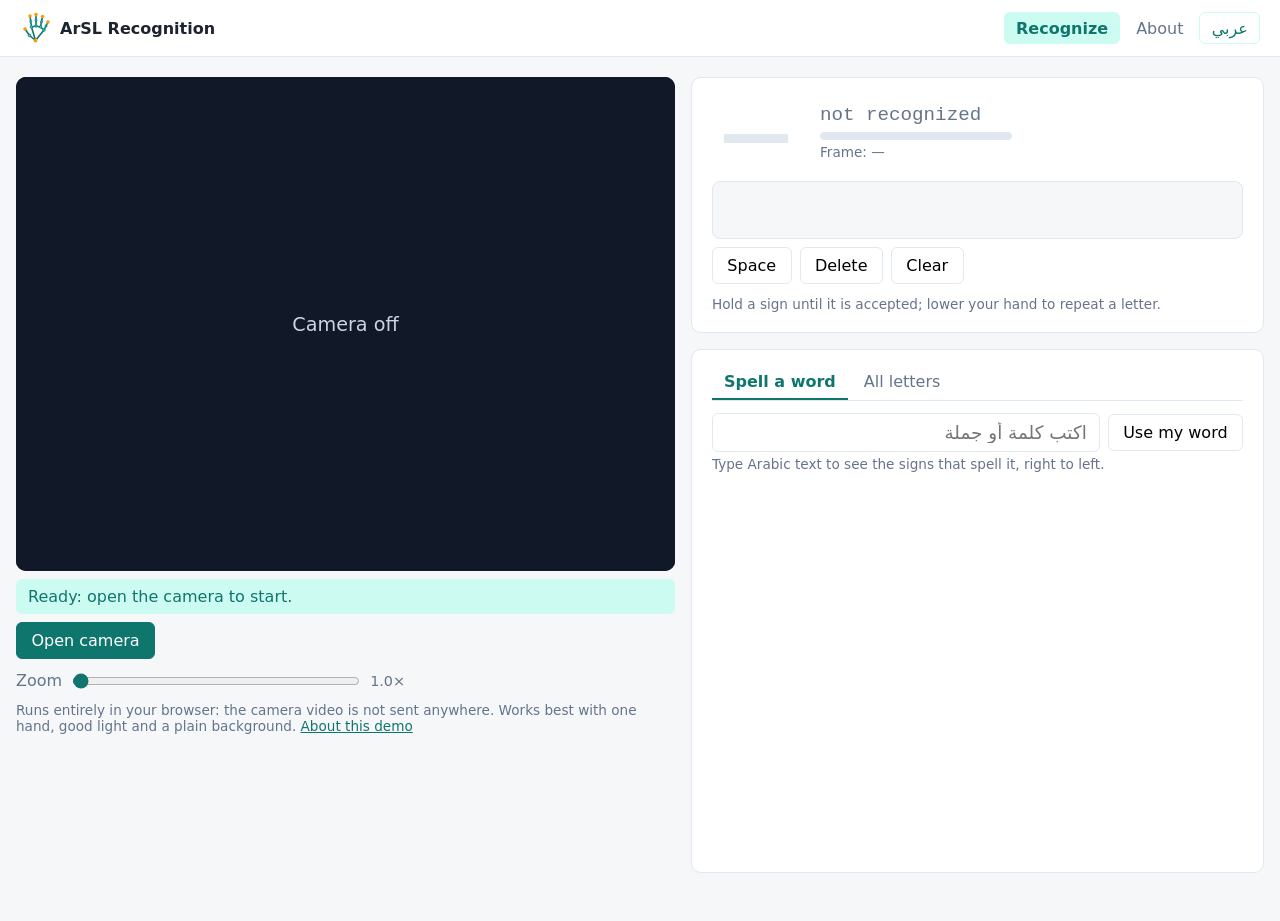
<file: index.html>
<!doctype html>
<html lang="en">
<head>
  <meta charset="utf-8">
  <meta name="viewport" content="width=device-width, initial-scale=1">
  <title data-i18n="titleRecognize">Recognize · ArSL Recognition</title>
  <link rel="icon" href="favicon.svg" type="image/svg+xml">
  <link rel="stylesheet" href="style.css">
  <link rel="stylesheet" href="web.css">
</head>
<body>
  <header class="topbar">
    <a class="brand" href="./"><img class="brand-logo" src="logo.svg" alt=""><span data-i18n="brand">ArSL Recognition</span></a>
    <nav>
      <a href="./" class="active" data-i18n="navRecognize">Recognize</a>
      <a href="about.html" data-i18n="navAbout" data-i18n-href="aboutHref">About</a>
      <button id="lang" class="lang-btn" data-i18n="otherLang">عربي</button>
    </nav>
  </header>
  <main>
<div class="rec-layout">
  <section class="rec-camera">
    <div class="video-wrap">
      <video id="video" autoplay playsinline muted></video>
      <canvas id="overlay"></canvas>
      <div id="camera-off" class="camera-off" data-i18n="cameraOff">Camera off</div>
      <div id="loading" class="loading" role="status">
        <span id="loading-text" data-i18n="loading">Loading hand tracking…</span>
        <div class="loading-track"><div id="loading-bar"></div></div>
      </div>
    </div>
    <p id="warning" class="warning" data-i18n="firstVisit">The first visit takes a bit longer; later visits are faster.</p>
    <div class="row camera-controls">
      <button id="camera-toggle" class="primary" data-i18n="openCamera">Open camera</button>
      <select id="camera" hidden><option value="" data-i18n="defaultCamera">Default camera</option></select>
    </div>
    <div class="row zoom-row">
      <label class="muted" for="zoom" data-i18n="zoom" data-i18n-title="zoomTitle" title="Digital zoom: recognize only the centre of the camera image. Helps when you stand far from the camera.">Zoom</label>
      <input id="zoom" type="range" min="1" max="3" step="0.1" value="1">
      <output id="zoom-value" for="zoom">1.0×</output>
    </div>
    <p id="error" class="error" hidden></p>
    <p class="muted small site-note"><span data-i18n="siteNote">Runs entirely in your browser: the camera video is not sent anywhere.
      Works best with one hand, good light and a plain background.</span>
      <a href="about.html" data-i18n="aboutLink" data-i18n-href="aboutHref">About this demo</a></p>
  </section>

  <section class="panel rec-output">
    <div class="result">
      <div id="result-letter" class="letter idle" dir="rtl" lang="ar">—</div>
      <div>
        <div id="result-key" class="key" data-i18n="notRecognized">not recognized</div>
        <div class="conf"><div id="conf-bar"></div></div>
        <p id="conf-text" class="muted small"></p>
        <p id="raw" class="muted small" data-i18n="frameNone">Frame: —</p>
      </div>
    </div>
    <div id="word" class="word" dir="rtl" lang="ar"></div>
    <div class="row">
      <button id="space" data-i18n="space">Space</button>
      <button id="delete" data-i18n="delete">Delete</button>
      <button id="clear" data-i18n="clear">Clear</button>
      <span class="muted small" data-i18n="holdHint">Hold a sign until it is accepted; lower your hand to repeat a letter.</span>
    </div>
  </section>

  <section class="panel rec-guide">
    <div class="tabs" role="tablist">
      <button class="tab active" data-tab="spell" role="tab" data-i18n="spellTab">Spell a word</button>
      <button class="tab" data-tab="all" role="tab" data-i18n="allTab">All letters</button>
    </div>

    <div id="tab-spell" class="tab-body">
      <div class="row">
        <input id="spell-input" dir="rtl" lang="ar" placeholder="اكتب كلمة أو جملة" autocomplete="off">
        <button id="spell-from-word" title="Spell the word you have signed so far" data-i18n="useWord" data-i18n-title="useWordTitle">Use my word</button>
      </div>
      <p id="spell-note" class="muted small" data-i18n="spellNote">Type Arabic text to see the signs that spell it, right to left.</p>
      <div id="spell-out" class="spell-out" dir="rtl"></div>
    </div>

    <div id="tab-all" class="tab-body" hidden>
      <div id="guide" class="guide"></div>
    </div>
  </section>
</div>
  </main>
  <script src="spelling.js"></script>
  <script type="module" src="app.js"></script>
</body>
</html>
</file>
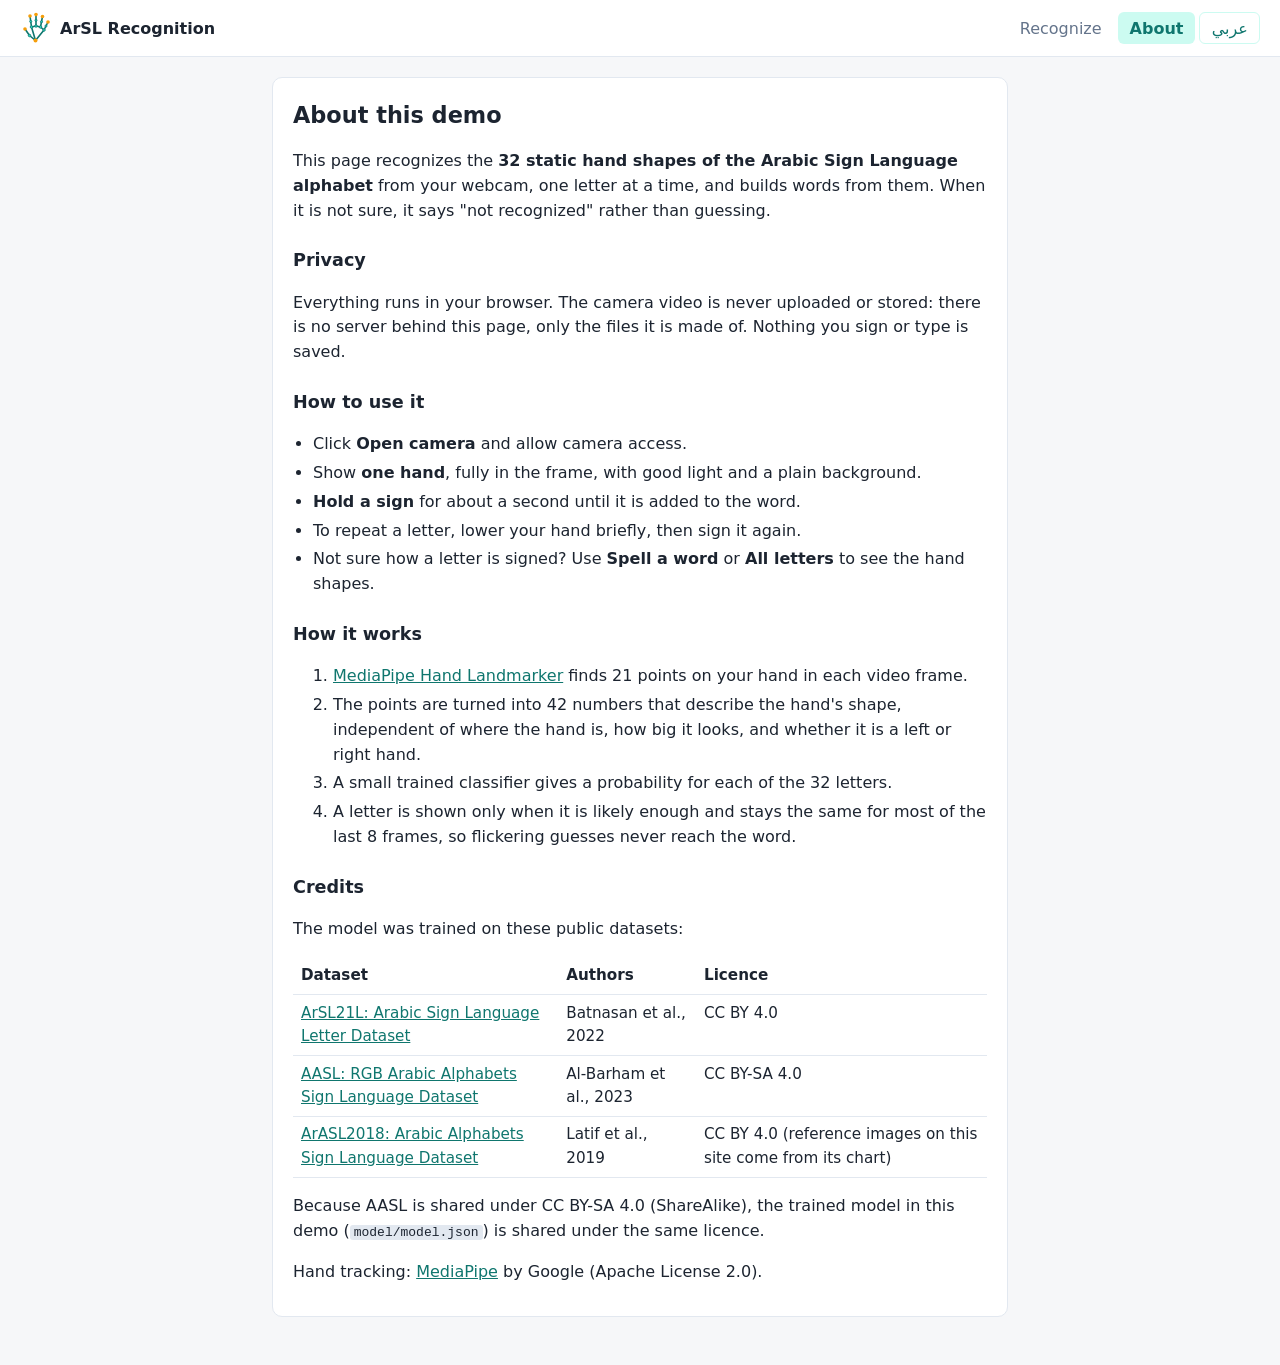
<file: about-ar.html>
<!doctype html>
<html lang="ar" dir="rtl">
<head>
  <meta charset="utf-8">
  <meta name="viewport" content="width=device-width, initial-scale=1">
  <title>حول · التعرّف على لغة الإشارة العربية</title>
  <link rel="icon" href="favicon.svg" type="image/svg+xml">
  <link rel="stylesheet" href="style.css">
  <link rel="stylesheet" href="web.css">
</head>
<body>
  <header class="topbar">
    <a class="brand" href="./"><img class="brand-logo" src="logo.svg" alt=""><span>التعرّف على لغة الإشارة</span></a>
    <nav>
      <a href="./">التعرّف</a>
      <a href="about-ar.html" class="active">حول</a>
      <button id="lang" class="lang-btn" lang="en">English</button>
    </nav>
  </header>
  <main>
  <article class="about panel">
    <h1>حول هذا العرض</h1>
    <p>تتعرّف هذه الصفحة على <strong>أشكال اليد الثابتة الاثنين والثلاثين لحروف لغة الإشارة العربية</strong>
      من كاميرا الويب لديك، حرفًا حرفًا، وتكوّن منها كلمات. وعندما لا تكون متأكدة، تعرض «لم يتم التعرّف»
      بدلًا من التخمين.</p>

    <h2>الخصوصية</h2>
    <p>يعمل كل شيء داخل متصفحك. لا يُرفَع فيديو الكاميرا ولا يُخزَّن أبدًا: لا يوجد خادم خلف هذه الصفحة،
      بل الملفات التي تتكوّن منها فقط. ولا يُحفَظ أي شيء تشير به أو تكتبه.</p>

    <h2>طريقة الاستخدام</h2>
    <ul>
      <li>انقر <strong>افتح الكاميرا</strong> واسمح بالوصول إلى الكاميرا.</li>
      <li>أظهر <strong>يدًا واحدة</strong> كاملة داخل الإطار، مع إضاءة جيدة وخلفية بسيطة.</li>
      <li><strong>ثبّت الإشارة</strong> نحو ثانية حتى تُضاف إلى الكلمة.</li>
      <li>لتكرار حرف، اخفض يدك لحظة ثم أشر به مرة أخرى.</li>
      <li>لست متأكدًا من إشارة حرف ما؟ استخدم <strong>تهجئة كلمة</strong> أو <strong>كل الحروف</strong> لرؤية أشكال اليد.</li>
    </ul>

    <h2>كيف يعمل</h2>
    <ol>
      <li>يحدّد <a href="https://ai.google.dev/edge/mediapipe/solutions/vision/hand_landmarker" lang="en">MediaPipe Hand Landmarker</a>
        إحدى وعشرين نقطة على يدك في كل إطار من الفيديو.</li>
      <li>تتحوّل هذه النقاط إلى اثنين وأربعين رقمًا تصف شكل اليد، بصرف النظر عن موضع اليد وحجمها الظاهر،
        وعمّا إذا كانت يسرى أم يمنى.</li>
      <li>يعطي مصنِّف صغير مُدرَّب احتمالًا لكل حرف من الحروف الاثنين والثلاثين.</li>
      <li>لا يُعرَض الحرف إلا إذا كان مرجّحًا بما يكفي وبقي هو نفسه في معظم الإطارات الثمانية الأخيرة،
        فلا تصل التخمينات المتذبذبة إلى الكلمة.</li>
    </ol>

    <h2>المصادر والشكر</h2>
    <p>دُرِّب النموذج على مجموعات البيانات العامة التالية:</p>
    <div class="table-scroll">
      <table>
        <tr><th>مجموعة البيانات</th><th>المؤلفون</th><th>الترخيص</th></tr>
        <tr><td><a href="https://data.mendeley.com/datasets/8hrn3bvdvk/1" lang="en" dir="ltr">ArSL21L: Arabic Sign Language Letter Dataset</a></td>
          <td lang="en" dir="ltr">Batnasan et al., 2022</td><td dir="ltr">CC BY 4.0</td></tr>
        <tr><td><a href="https://www.kaggle.com/datasets/muhammadalbrham/rgb-arabic-alphabets-sign-language-dataset" lang="en" dir="ltr">AASL: RGB Arabic Alphabets Sign Language Dataset</a></td>
          <td lang="en" dir="ltr">Al-Barham et al., 2023</td><td dir="ltr">CC BY-SA 4.0</td></tr>
        <tr><td><a href="https://data.mendeley.com/datasets/y7pckrw6z2/1" lang="en" dir="ltr">ArASL2018: Arabic Alphabets Sign Language Dataset</a></td>
          <td lang="en" dir="ltr">Latif et al., 2019</td><td><span dir="ltr">CC BY 4.0</span> (صور الإشارات المرجعية في هذا الموقع مأخوذة من لوحتها)</td></tr>
      </table>
    </div>
    <p>لأن مجموعة <span lang="en">AASL</span> منشورة بترخيص <span dir="ltr">CC BY-SA 4.0</span> (المشاركة بالمثل)، فإن
      النموذج المُدرَّب في هذا العرض (<code dir="ltr">model/model.json</code>) منشور بالترخيص نفسه.</p>
    <p>تتبّع اليد: <a href="https://github.com/google-ai-edge/mediapipe" lang="en">MediaPipe</a> من Google
      (<span dir="ltr">Apache License 2.0</span>).</p>
  </article>
  </main>
  <script type="module">
    import { lang, wireLangButton } from "./i18n.js";
    if (lang() !== "ar") location.replace("about.html");
    wireLangButton(document.getElementById("lang"), { en: "about.html", ar: "about-ar.html" });
  </script>
</body>
</html>
</file>
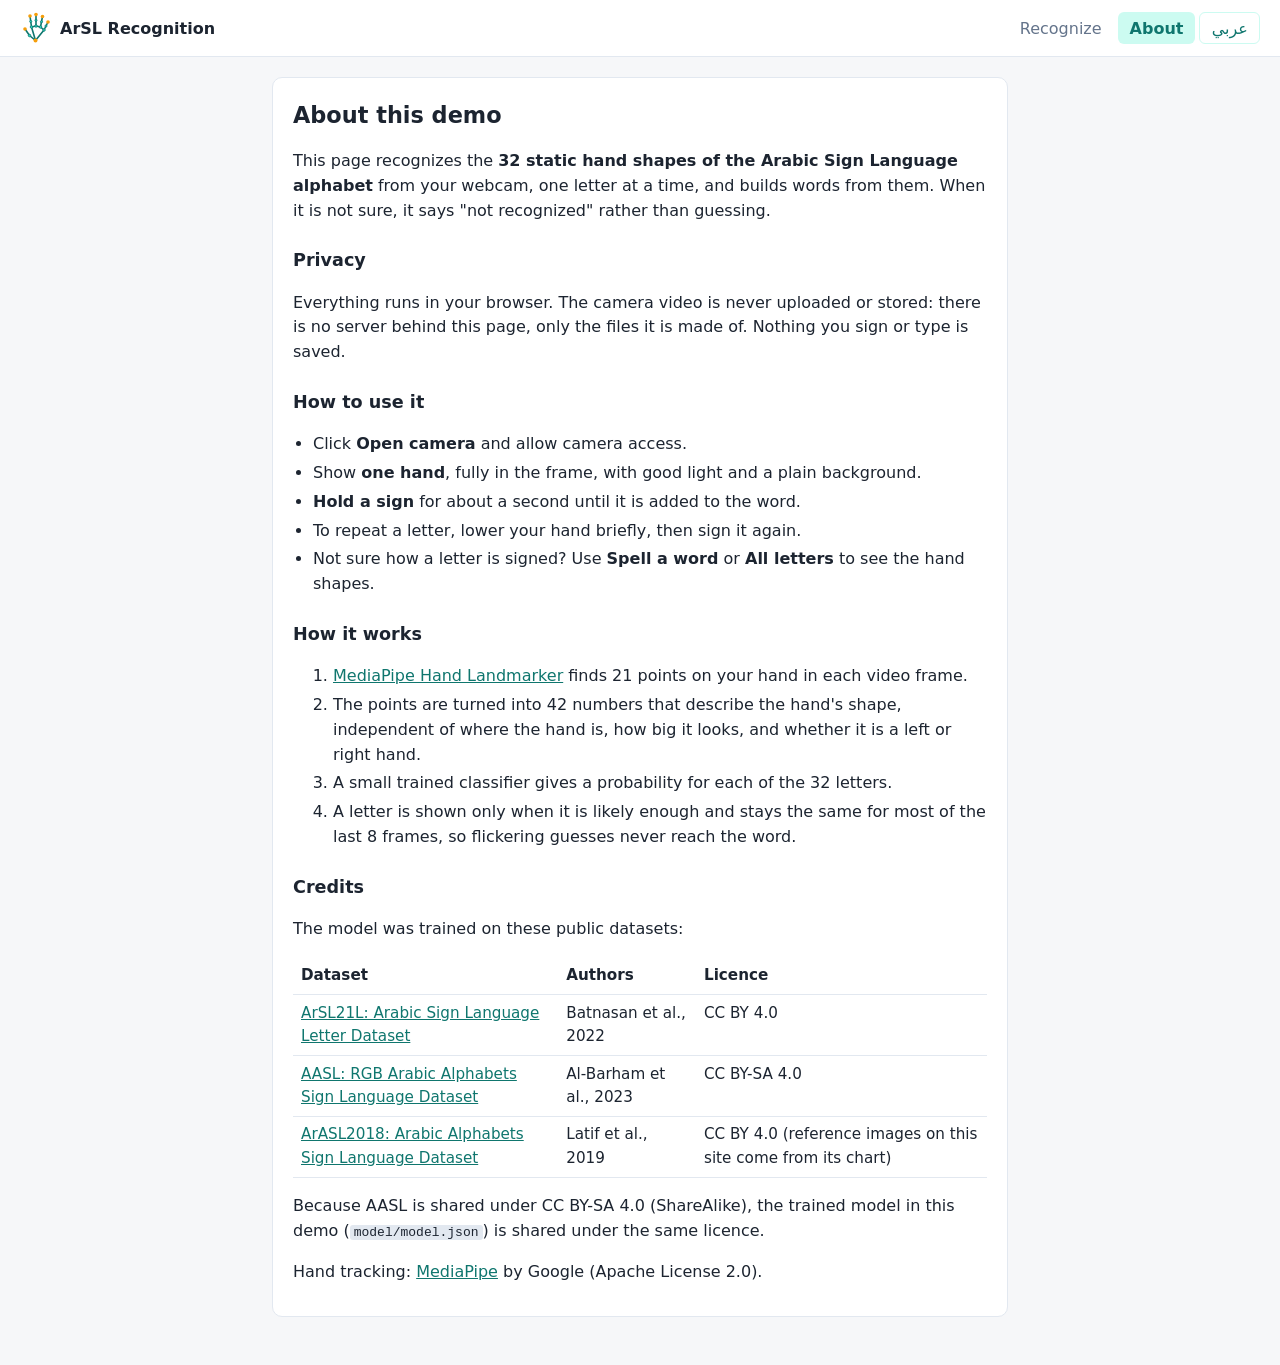
<file: about.html>
<!doctype html>
<html lang="en">
<head>
  <meta charset="utf-8">
  <meta name="viewport" content="width=device-width, initial-scale=1">
  <title>About · ArSL Recognition</title>
  <link rel="icon" href="favicon.svg" type="image/svg+xml">
  <link rel="stylesheet" href="style.css">
  <link rel="stylesheet" href="web.css">
</head>
<body>
  <header class="topbar">
    <a class="brand" href="./"><img class="brand-logo" src="logo.svg" alt=""><span>ArSL Recognition</span></a>
    <nav>
      <a href="./">Recognize</a>
      <a href="about.html" class="active">About</a>
      <button id="lang" class="lang-btn" lang="ar">عربي</button>
    </nav>
  </header>
  <main>
  <article class="about panel">
    <h1>About this demo</h1>
    <p>This page recognizes the <strong>32 static hand shapes of the Arabic Sign Language alphabet</strong>
      from your webcam, one letter at a time, and builds words from them. When it is not sure, it says
      "not recognized" rather than guessing.</p>

    <h2>Privacy</h2>
    <p>Everything runs in your browser. The camera video is never uploaded or stored: there is no server
      behind this page, only the files it is made of. Nothing you sign or type is saved.</p>

    <h2>How to use it</h2>
    <ul>
      <li>Click <strong>Open camera</strong> and allow camera access.</li>
      <li>Show <strong>one hand</strong>, fully in the frame, with good light and a plain background.</li>
      <li><strong>Hold a sign</strong> for about a second until it is added to the word.</li>
      <li>To repeat a letter, lower your hand briefly, then sign it again.</li>
      <li>Not sure how a letter is signed? Use <strong>Spell a word</strong> or <strong>All letters</strong> to see the hand shapes.</li>
    </ul>

    <h2>How it works</h2>
    <ol>
      <li><a href="https://ai.google.dev/edge/mediapipe/solutions/vision/hand_landmarker">MediaPipe Hand Landmarker</a>
        finds 21 points on your hand in each video frame.</li>
      <li>The points are turned into 42 numbers that describe the hand's shape, independent of where the
        hand is, how big it looks, and whether it is a left or right hand.</li>
      <li>A small trained classifier gives a probability for each of the 32 letters.</li>
      <li>A letter is shown only when it is likely enough and stays the same for most of the last 8 frames,
        so flickering guesses never reach the word.</li>
    </ol>

    <h2>Credits</h2>
    <p>The model was trained on these public datasets:</p>
    <div class="table-scroll">
      <table>
        <tr><th>Dataset</th><th>Authors</th><th>Licence</th></tr>
        <tr><td><a href="https://data.mendeley.com/datasets/8hrn3bvdvk/1">ArSL21L: Arabic Sign Language Letter Dataset</a></td>
          <td>Batnasan et al., 2022</td><td>CC BY 4.0</td></tr>
        <tr><td><a href="https://www.kaggle.com/datasets/muhammadalbrham/rgb-arabic-alphabets-sign-language-dataset">AASL: RGB Arabic Alphabets Sign Language Dataset</a></td>
          <td>Al-Barham et al., 2023</td><td>CC BY-SA 4.0</td></tr>
        <tr><td><a href="https://data.mendeley.com/datasets/y7pckrw6z2/1">ArASL2018: Arabic Alphabets Sign Language Dataset</a></td>
          <td>Latif et al., 2019</td><td>CC BY 4.0 (reference images on this site come from its chart)</td></tr>
      </table>
    </div>
    <p>Because AASL is shared under CC BY-SA 4.0 (ShareAlike), the trained model in this demo
      (<code>model/model.json</code>) is shared under the same licence.</p>
    <p>Hand tracking: <a href="https://github.com/google-ai-edge/mediapipe">MediaPipe</a> by Google (Apache License 2.0).</p>
  </article>
  </main>
  <script type="module">
    import { lang, wireLangButton } from "./i18n.js";
    if (lang() !== "en") location.replace("about-ar.html");
    wireLangButton(document.getElementById("lang"), { en: "about.html", ar: "about-ar.html" });
  </script>
</body>
</html>
</file>
<file: style.css>
:root {
  --bg: #f6f7f9;
  --panel: #ffffff;
  --text: #1c2430;
  --muted: #64748b;
  --line: #e2e8f0;
  --accent: #0f766e;
  --accent-soft: #ccfbf1;
  --bad: #b91c1c;
  --bad-soft: #fee2e2;
  font-family:
    system-ui,
    -apple-system,
    "Segoe UI",
    sans-serif;
}
* {
  box-sizing: border-box;
}
[hidden] {
  display: none !important;
}
body {
  margin: 0;
  background: var(--bg);
  color: var(--text);
}
main {
  max-width: 1440px;
  margin: 0 auto;
  padding: 1.25rem 1rem 3rem;
}
h1 {
  font-size: 1.4rem;
  margin: 0 0 .5rem;
}
h2 {
  font-size: 1.1rem;
  margin: 0 0 .75rem;
}
code {
  background: var(--line);
  padding: 0 .25rem;
  border-radius: 3px;
}
.muted {
  color: var(--muted);
  margin: .25rem 0;
}
.error {
  color: var(--bad);
}
.topbar {
  display: flex;
  align-items: center;
  justify-content: space-between;
  gap: 1rem;
  padding: .75rem 1.25rem;
  background: var(--panel);
  border-bottom: 1px solid var(--line);
}
.brand {
  font-weight: 700;
  color: var(--text);
  text-decoration: none;
}
.topbar nav {
  display: flex;
  gap: .25rem;
}
.topbar nav a {
  color: var(--muted);
  text-decoration: none;
  padding: .4rem .75rem;
  border-radius: 6px;
}
.topbar nav a.active {
  background: var(--accent-soft);
  color: var(--accent);
  font-weight: 600;
}
.panel {
  background: var(--panel);
  border: 1px solid var(--line);
  border-radius: 10px;
  padding: 1rem 1.25rem;
  margin-bottom: 1rem;
}
.row {
  display: flex;
  gap: .5rem;
  flex-wrap: wrap;
  align-items: center;
}
select {
  font: inherit;
  padding: .5rem .75rem;
  border: 1px solid var(--line);
  border-radius: 6px;
  background: var(--panel);
  max-width: 18rem;
}
input {
  font: inherit;
  padding: .5rem .75rem;
  border: 1px solid var(--line);
  border-radius: 6px;
  min-width: min(14rem, 100%);
}
button {
  font: inherit;
  padding: .5rem .9rem;
  border: 1px solid var(--line);
  border-radius: 6px;
  background: var(--panel);
  cursor: pointer;
}
button:hover {
  border-color: var(--accent);
}
button:disabled {
  opacity: .5;
  cursor: default;
}
button.primary {
  background: var(--accent);
  border-color: var(--accent);
  color: #fff;
}
.video-wrap {
  position: relative;
  border-radius: 10px;
  overflow: hidden;
  background: #000;
  aspect-ratio: 4 / 3;
}
.video-wrap video,
.video-wrap canvas {
  position: absolute;
  inset: 0;
  width: 100%;
  height: 100%;
  transform: scaleX(-1);
}
.camera-off {
  position: absolute;
  inset: 0;
  display: grid;
  place-items: center;
  color: #cbd5e1;
  font-size: 1.2rem;
  background: #111827;
}
.camera-controls {
  margin-top: .5rem;
}
.warning {
  margin: .5rem 0 0;
  padding: .5rem .75rem;
  border-radius: 6px;
  background: var(--accent-soft);
  color: var(--accent);
}
.warning.bad {
  background: var(--bad-soft);
  color: var(--bad);
}
.letter {
  font-size: 4.5rem;
  line-height: 1.1;
  font-weight: 600;
}
.key {
  font-size: 1.2rem;
  color: var(--muted);
  font-family: ui-monospace, monospace;
}
.small {
  font-size: .85rem;
}
.result {
  display: flex;
  align-items: center;
  gap: 1.25rem;
  margin: .25rem 0 .5rem;
}
.result .letter {
  min-width: 5.5rem;
  text-align: center;
}
.letter.idle {
  color: var(--line);
}
.conf {
  height: 8px;
  width: 12rem;
  max-width: 100%;
  background: var(--line);
  border-radius: 4px;
  overflow: hidden;
  margin-top: .4rem;
}
#conf-bar {
  height: 100%;
  width: 0;
  background: var(--accent);
  transition: width .1s;
}
.word {
  min-height: 3.6rem;
  font-size: 2.4rem;
  line-height: 1.4;
  padding: .25rem .75rem;
  margin-bottom: .5rem;
  border: 1px solid var(--line);
  border-radius: 8px;
  background: var(--bg);
  white-space: pre-wrap;
  word-break: break-word;
}
.guide {
  display: grid;
  grid-template-columns: repeat(auto-fill, minmax(96px, 1fr));
  gap: .5rem;
}
.guide-tile {
  margin: 0;
  border: 1px solid var(--line);
  border-radius: 8px;
  overflow: hidden;
  background: var(--panel);
  text-align: center;
}
.guide-tile img {
  display: block;
  width: 100%;
  aspect-ratio: 3 / 4;
  object-fit: cover;
}
.guide-tile figcaption {
  padding: .25rem;
  font-size: 1.1rem;
}
.guide-tile.current {
  outline: 3px solid var(--accent);
}
.tile-key {
  font-size: .75rem;
  color: var(--muted);
  font-family: ui-monospace, monospace;
}
.rec-layout {
  display: grid;
  gap: 1rem;
  grid-template-columns: minmax(0, 1.15fr) minmax(0, 1fr);
  grid-template-rows: auto minmax(0, 1fr);
  grid-template-areas: "camera output" "camera guide";
  height: calc(100vh - 6.5rem);
  min-height: 34rem;
}
.rec-camera {
  grid-area: camera;
  min-height: 0;
}
.rec-output {
  grid-area: output;
  margin: 0;
}
.rec-guide {
  grid-area: guide;
  margin: 0;
  display: flex;
  flex-direction: column;
  min-height: 0;
}
.rec-camera .video-wrap {
  width: min(100%, calc((100vh - 18.5rem) * 4 / 3));
  margin: 0 auto;
}
@media (max-width: 900px) {
  .rec-layout {
    grid-template-columns: minmax(0, 1fr);
    grid-template-rows: auto;
    height: auto;
    grid-template-areas: "camera" "output" "guide";
  }
  .rec-guide {
    max-height: 70vh;
  }
}
.rec-output .result {
  margin: 0 0 .5rem;
}
.rec-output .word {
  margin-bottom: .5rem;
}
.tabs {
  display: flex;
  gap: .25rem;
  border-bottom: 1px solid var(--line);
  margin-bottom: .75rem;
}
.tab {
  border: none;
  border-bottom: 2px solid transparent;
  border-radius: 0;
  background: none;
  color: var(--muted);
  padding: .4rem .75rem;
}
.tab.active {
  color: var(--accent);
  border-bottom-color: var(--accent);
  font-weight: 600;
}
.tab-body {
  overflow-y: auto;
  min-height: 0;
  flex: 1;
}
#spell-input {
  flex: 1;
  min-width: 0;
  font-size: 1.15rem;
}
.spell-out {
  display: flex;
  flex-wrap: wrap;
  gap: .5rem;
  align-items: flex-start;
  padding-top: .25rem;
}
.spell-tile {
  margin: 0;
  width: 84px;
  border: 1px solid var(--line);
  border-radius: 8px;
  overflow: hidden;
  background: var(--panel);
  text-align: center;
}
.spell-tile img {
  display: block;
  width: 100%;
  aspect-ratio: 3 / 4;
  object-fit: cover;
}
.spell-tile figcaption {
  padding: .15rem;
  font-size: 1.2rem;
}
.spell-tile.current {
  outline: 3px solid var(--accent);
}
.spell-tile.unknown {
  border-style: dashed;
}
.spell-unknown {
  display: grid;
  place-items: center;
  aspect-ratio: 3 / 4;
  font-size: 2rem;
  color: var(--muted);
  background: var(--bg);
}
.spell-gap {
  width: 1.25rem;
  align-self: stretch;
  border-inline-start: 2px dashed var(--line);
}
.zoom-row {
  margin-top: .5rem;
}
.zoom-row input[type=range] {
  flex: 1;
  min-width: 8rem;
  max-width: 18rem;
  padding: 0;
  accent-color: var(--accent);
}
.zoom-row output {
  font-variant-numeric: tabular-nums;
  min-width: 3rem;
  color: var(--muted);
  font-size: .9rem;
}
</file>
<file: web.css>
.video-wrap {
  aspect-ratio: var(--cam-aspect, 4 / 3);
}
.rec-camera .video-wrap {
  width: min(100%, calc((100vh - 15.5rem) * var(--cam-aspect, 4 / 3)));
}
.loading {
  position: absolute;
  left: 0;
  right: 0;
  bottom: 0;
  padding: .75rem 1rem;
  color: #fff;
  background: rgba(15, 23, 42, .8);
  font-size: 1rem;
}
.loading-track {
  height: 6px;
  margin-top: .4rem;
  border-radius: 3px;
  background: rgba(255, 255, 255, .25);
  overflow: hidden;
}
#loading-bar {
  height: 100%;
  width: 0;
  background: #2dd4bf;
  transition: width .2s;
}
.loading.failed {
  background: rgba(185, 28, 28, .9);
}
.loading.failed .loading-track {
  display: none;
}
.topbar nav {
  align-items: center;
}
.lang-btn {
  padding: .35rem .7rem;
  color: var(--accent);
  border-color: var(--accent-soft);
}
[dir=rtl] .key,
[dir=rtl] .tile-key {
  font-family: inherit;
}
[dir=rtl] .tile-key {
  font-size: .8rem;
}
.brand {
  display: inline-flex;
  align-items: center;
  gap: .5rem;
}
.brand-logo {
  width: 32px;
  height: 32px;
  flex: none;
}
.site-note {
  margin-top: .5rem;
}
.site-note a {
  color: var(--accent);
}
@media (max-width: 900px) {
  main {
    padding: .75rem .75rem 2rem;
  }
  .topbar {
    padding: .6rem .75rem;
  }
  .rec-camera .video-wrap {
    width: min(100%, calc(50vh * var(--cam-aspect, 4 / 3)));
  }
  @supports (height: 1svh) {
    .rec-camera .video-wrap {
      width: min(100%, calc(50svh * var(--cam-aspect, 4 / 3)));
    }
  }
  .rec-layout {
    gap: .75rem;
    min-height: 0;
  }
  .panel {
    padding: .75rem;
  }
  .letter {
    font-size: 3.25rem;
  }
  .result {
    gap: .75rem;
  }
  .result .letter {
    min-width: 4rem;
  }
  .word {
    font-size: 2rem;
    min-height: 3rem;
  }
  button,
  select {
    min-height: 2.75rem;
  }
  .camera-controls select {
    flex: 1;
    max-width: none;
  }
  .guide {
    grid-template-columns: repeat(auto-fill, minmax(76px, 1fr));
  }
  .spell-tile {
    width: 72px;
  }
}
.about {
  max-width: 46rem;
  margin: 0 auto;
  line-height: 1.55;
}
.about h1 {
  margin-top: .25rem;
}
.about h2 {
  margin-top: 1.5rem;
}
.about ul {
  padding-inline-start: 1.25rem;
}
.about li {
  margin: .25rem 0;
}
.about a {
  color: var(--accent);
}
.about table {
  border-collapse: collapse;
  width: 100%;
  font-size: .95rem;
}
.about th,
.about td {
  text-align: start;
  padding: .4rem .5rem;
  border-bottom: 1px solid var(--line);
  vertical-align: top;
}
.table-scroll {
  overflow-x: auto;
}
</file>
